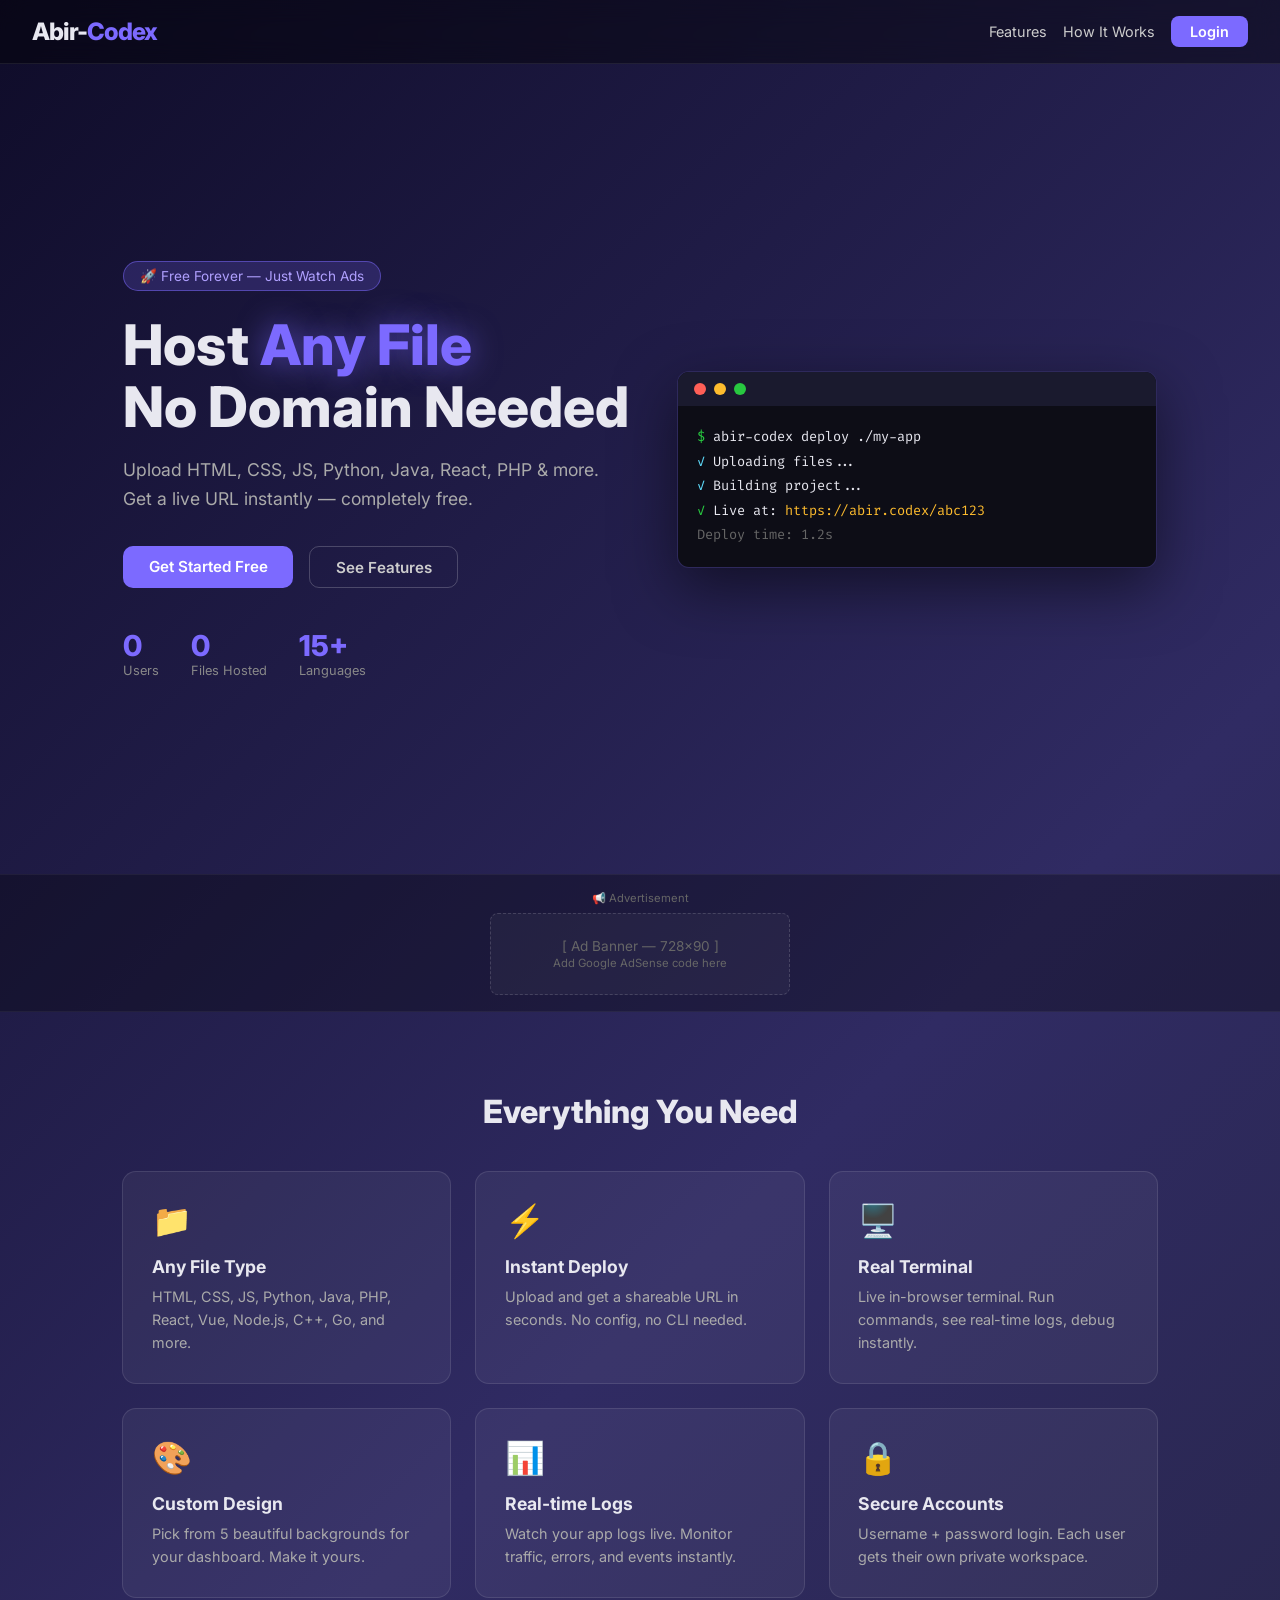
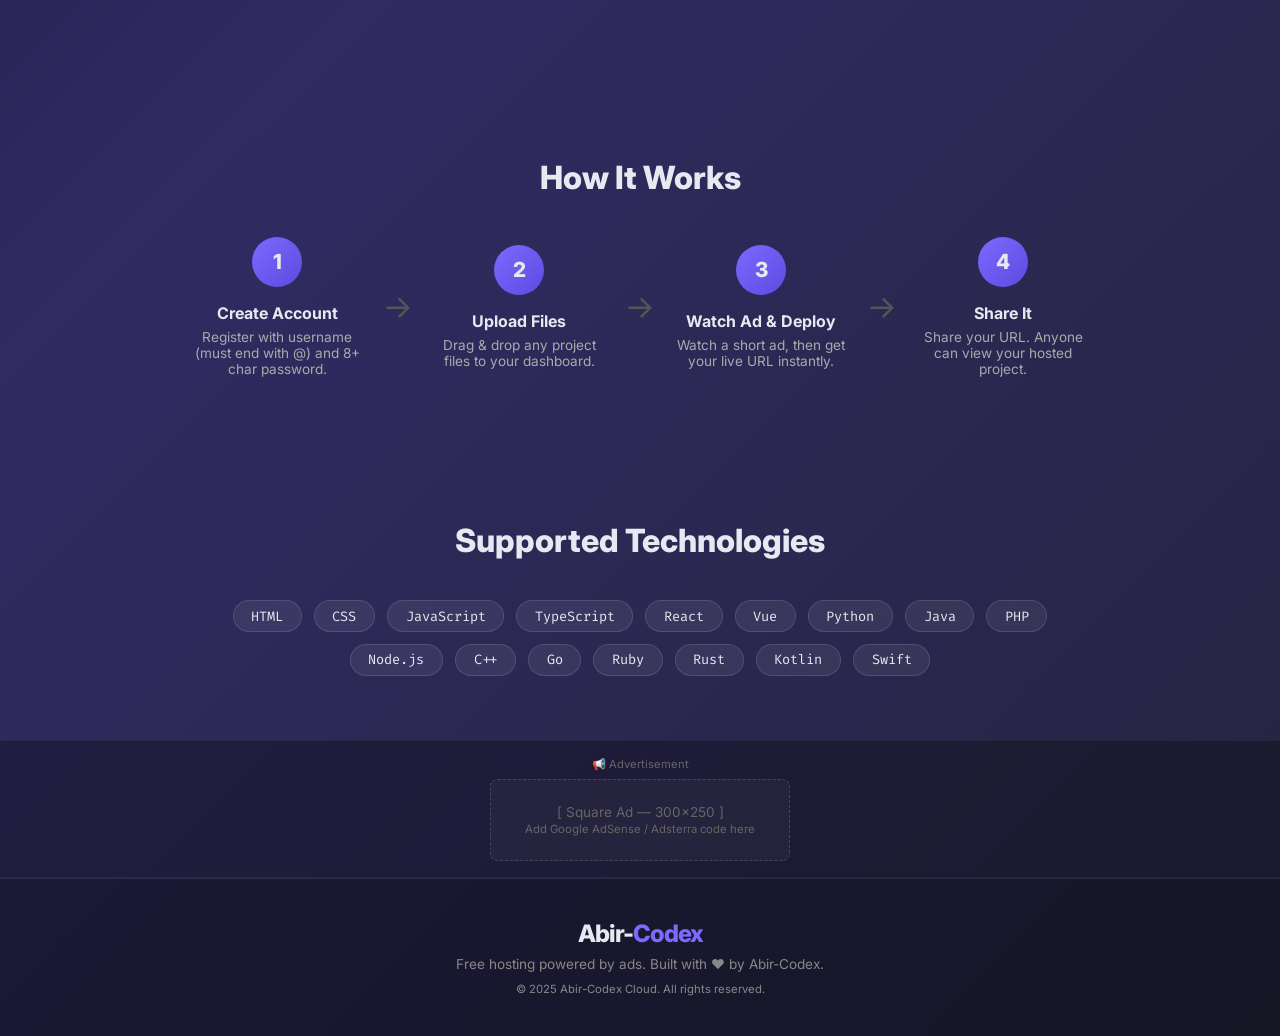
<file: index.html>
<!DOCTYPE html>
<html lang="en">
<head>
  <meta charset="UTF-8" />
  <meta name="viewport" content="width=device-width, initial-scale=1.0"/>
  <title>Abir-Codex Cloud · Free Hosting Platform</title>
  <link rel="stylesheet" href="style.css"/>
  <link href="https://fonts.googleapis.com/css2?family=Fira+Code:wght@400;600&family=Inter:wght@400;600;800&display=swap" rel="stylesheet"/>
</head>
<body class="bg-1">

  <!-- NAV -->
  <nav class="navbar">
    <div class="logo">Abir-<span>Codex</span></div>
    <div class="nav-links">
      <a href="#features">Features</a>
      <a href="#how">How It Works</a>
      <a href="login.html" class="btn-nav">Login</a>
    </div>
  </nav>

  <!-- HERO -->
  <section class="hero">
    <div class="hero-content">
      <div class="badge">🚀 Free Forever — Just Watch Ads</div>
      <h1>Host <span class="glow">Any File</span><br/>No Domain Needed</h1>
      <p class="hero-sub">Upload HTML, CSS, JS, Python, Java, React, PHP & more.<br/>Get a live URL instantly — completely free.</p>
      <div class="hero-btns">
        <a href="login.html" class="btn-primary">Get Started Free</a>
        <a href="#features" class="btn-ghost">See Features</a>
      </div>
      <div class="hero-stats">
        <div><strong id="statUsers">0</strong><span>Users</span></div>
        <div><strong id="statFiles">0</strong><span>Files Hosted</span></div>
        <div><strong id="statLangs">15+</strong><span>Languages</span></div>
      </div>
    </div>
    <div class="hero-visual">
      <div class="terminal-mock">
        <div class="t-bar"><span></span><span></span><span></span></div>
        <pre class="t-body"><span class="c-green">$</span> abir-codex deploy ./my-app
<span class="c-cyan">✓</span> Uploading files...
<span class="c-cyan">✓</span> Building project...
<span class="c-green">✓</span> Live at: <span class="c-yellow">https://abir.codex/abc123</span>
<span class="c-gray">Deploy time: 1.2s</span>
</pre>
      </div>
    </div>
  </section>

  <!-- AD BANNER -->
  <div class="ad-banner">
    <span>📢 Advertisement</span>
    <div class="ad-slot" id="adTop">
      <!-- Replace with your actual ad code e.g. Google AdSense -->
      <ins class="adsbygoogle" style="display:block" data-ad-client="ca-pub-XXXXXXXXXXXXXXXX" data-ad-slot="1234567890" data-ad-format="auto"></ins>
      <div class="ad-placeholder">[ Ad Banner — 728×90 ]<br/><small>Add Google AdSense code here</small></div>
    </div>
  </div>

  <!-- FEATURES -->
  <section class="features" id="features">
    <h2 class="sec-title">Everything You Need</h2>
    <div class="feat-grid">
      <div class="feat-card">
        <div class="feat-icon">📁</div>
        <h3>Any File Type</h3>
        <p>HTML, CSS, JS, Python, Java, PHP, React, Vue, Node.js, C++, Go, and more.</p>
      </div>
      <div class="feat-card">
        <div class="feat-icon">⚡</div>
        <h3>Instant Deploy</h3>
        <p>Upload and get a shareable URL in seconds. No config, no CLI needed.</p>
      </div>
      <div class="feat-card">
        <div class="feat-icon">🖥️</div>
        <h3>Real Terminal</h3>
        <p>Live in-browser terminal. Run commands, see real-time logs, debug instantly.</p>
      </div>
      <div class="feat-card">
        <div class="feat-icon">🎨</div>
        <h3>Custom Design</h3>
        <p>Pick from 5 beautiful backgrounds for your dashboard. Make it yours.</p>
      </div>
      <div class="feat-card">
        <div class="feat-icon">📊</div>
        <h3>Real-time Logs</h3>
        <p>Watch your app logs live. Monitor traffic, errors, and events instantly.</p>
      </div>
      <div class="feat-card">
        <div class="feat-icon">🔒</div>
        <h3>Secure Accounts</h3>
        <p>Username + password login. Each user gets their own private workspace.</p>
      </div>
    </div>
  </section>

  <!-- HOW IT WORKS -->
  <section class="how" id="how">
    <h2 class="sec-title">How It Works</h2>
    <div class="steps">
      <div class="step"><div class="step-num">1</div><h3>Create Account</h3><p>Register with username (must end with @) and 8+ char password.</p></div>
      <div class="step-arrow">→</div>
      <div class="step"><div class="step-num">2</div><h3>Upload Files</h3><p>Drag & drop any project files to your dashboard.</p></div>
      <div class="step-arrow">→</div>
      <div class="step"><div class="step-num">3</div><h3>Watch Ad & Deploy</h3><p>Watch a short ad, then get your live URL instantly.</p></div>
      <div class="step-arrow">→</div>
      <div class="step"><div class="step-num">4</div><h3>Share It</h3><p>Share your URL. Anyone can view your hosted project.</p></div>
    </div>
  </section>

  <!-- SUPPORTED LANGUAGES -->
  <section class="langs">
    <h2 class="sec-title">Supported Technologies</h2>
    <div class="lang-grid">
      <span>HTML</span><span>CSS</span><span>JavaScript</span><span>TypeScript</span>
      <span>React</span><span>Vue</span><span>Python</span><span>Java</span>
      <span>PHP</span><span>Node.js</span><span>C++</span><span>Go</span>
      <span>Ruby</span><span>Rust</span><span>Kotlin</span><span>Swift</span>
    </div>
  </section>

  <!-- AD SECTION -->
  <div class="ad-banner">
    <span>📢 Advertisement</span>
    <div class="ad-placeholder">[ Square Ad — 300×250 ]<br/><small>Add Google AdSense / Adsterra code here</small></div>
  </div>

  <!-- FOOTER -->
  <footer class="footer">
    <div class="logo">Abir-<span>Codex</span></div>
    <p>Free hosting powered by ads. Built with ❤️ by Abir-Codex.</p>
    <p><small>© 2025 Abir-Codex Cloud. All rights reserved.</small></p>
  </footer>

  <script src="script.js"></script>
</body>
</html>
</file>
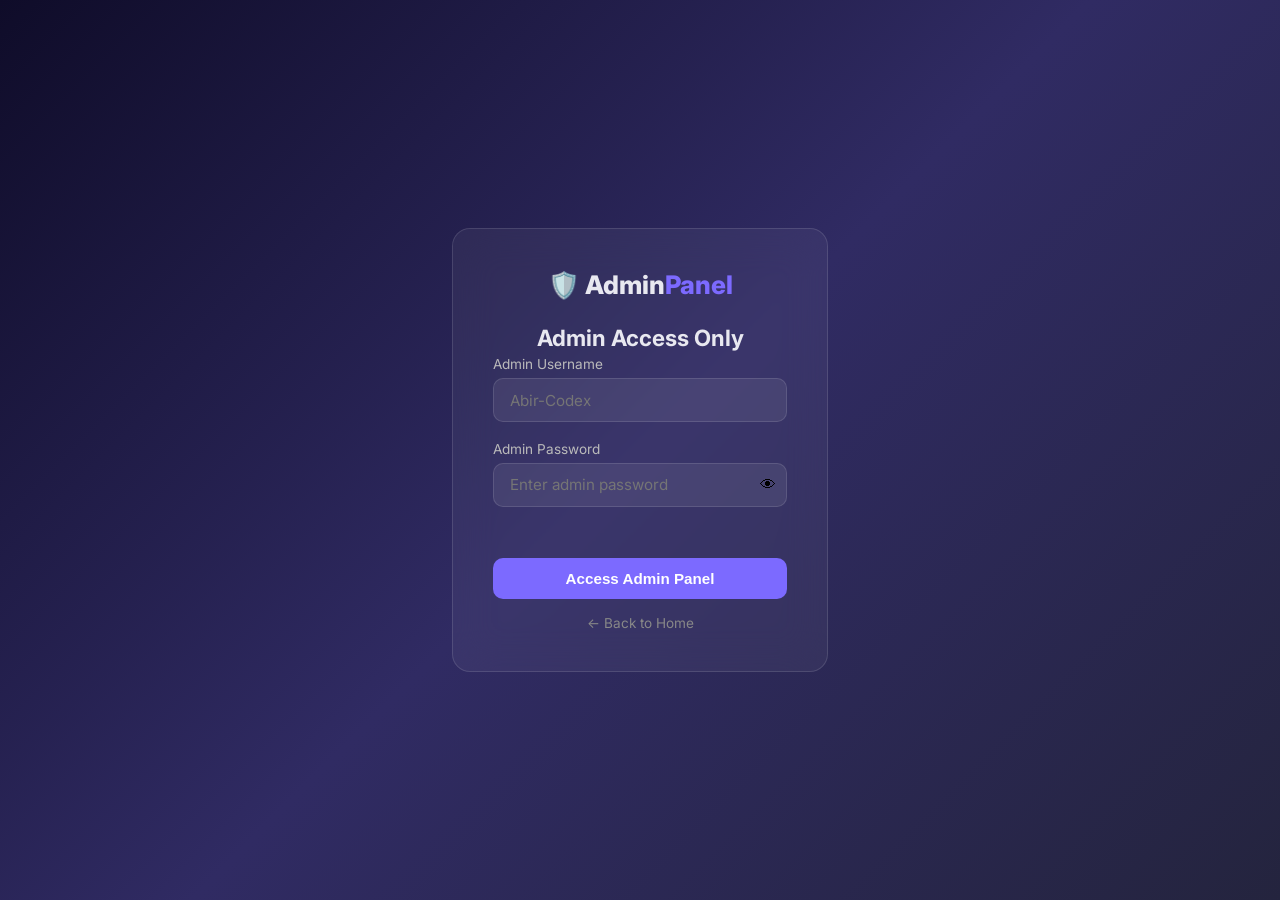
<file: admin.html>
<!DOCTYPE html>
<html lang="en">
<head>
  <meta charset="UTF-8"/>
  <meta name="viewport" content="width=device-width, initial-scale=1.0"/>
  <title>Admin Panel · Abir-Codex</title>
  <link rel="stylesheet" href="style.css"/>
  <link href="https://fonts.googleapis.com/css2?family=Fira+Code:wght@400;600&family=Inter:wght@400;600;800&display=swap" rel="stylesheet"/>
</head>
<body class="bg-1 auth-page" id="adminBody">

  <!-- ADMIN LOGIN -->
  <div class="auth-wrap" id="adminLoginWrap">
    <div class="auth-card">
      <div class="auth-logo">🛡️ Admin<span>Panel</span></div>
      <h2>Admin Access Only</h2>
      <div class="field">
        <label>Admin Username</label>
        <input type="text" id="adminUser" placeholder="Abir-Codex"/>
      </div>
      <div class="field">
        <label>Admin Password</label>
        <div class="pass-wrap">
          <input type="password" id="adminPass" placeholder="Enter admin password"/>
          <button class="eye-btn" onclick="togglePass('adminPass')">👁</button>
        </div>
      </div>
      <div class="err-msg" id="adminErr"></div>
      <button class="btn-primary full" onclick="adminLogin()">Access Admin Panel</button>
      <a href="index.html" class="back-link">← Back to Home</a>
    </div>
  </div>

  <!-- ADMIN DASHBOARD -->
  <div id="adminDash" style="display:none">
    <nav class="navbar dash-nav">
      <div class="logo">🛡️ Admin <span>Panel</span></div>
      <div class="nav-links">
        <button class="btn-ghost-sm" onclick="adminLogout()">Logout</button>
      </div>
    </nav>

    <div class="admin-layout">

      <!-- STATS -->
      <div class="stats-row">
        <div class="stat-card">
          <div class="stat-num" id="totalUsers">0</div>
          <div class="stat-label">Total Users</div>
        </div>
        <div class="stat-card">
          <div class="stat-num" id="activeUsers">0</div>
          <div class="stat-label">Active Today</div>
        </div>
        <div class="stat-card">
          <div class="stat-num" id="totalProjects">0</div>
          <div class="stat-label">Total Projects</div>
        </div>
        <div class="stat-card">
          <div class="stat-num" id="totalFiles">0</div>
          <div class="stat-label">Files Hosted</div>
        </div>
      </div>

      <!-- TABS -->
      <div class="admin-tabs">
        <button class="tab-btn active" onclick="adminShowTab('users')">👥 Users</button>
        <button class="tab-btn" onclick="adminShowTab('projects')">🌐 Projects</button>
        <button class="tab-btn" onclick="adminShowTab('settings')">⚙️ Settings</button>
        <button class="tab-btn" onclick="adminShowTab('ads')">📢 Ad Setup</button>
      </div>

      <!-- USERS TAB -->
      <div class="admin-panel active" id="admin-users">
        <h3>All Registered Users</h3>
        <input type="text" class="search-box" id="userSearch" placeholder="Search users..." oninput="filterUsers()"/>
        <table class="admin-table" id="usersTable">
          <thead>
            <tr><th>Username</th><th>Joined</th><th>Projects</th><th>Status</th><th>Action</th></tr>
          </thead>
          <tbody id="usersTbody"></tbody>
        </table>
      </div>

      <!-- PROJECTS TAB -->
      <div class="admin-panel" id="admin-projects">
        <h3>All Projects</h3>
        <table class="admin-table">
          <thead>
            <tr><th>Project ID</th><th>Owner</th><th>Files</th><th>Deploy Date</th><th>Action</th></tr>
          </thead>
          <tbody id="projectsTbody"></tbody>
        </table>
      </div>

      <!-- SETTINGS TAB -->
      <div class="admin-panel" id="admin-settings">
        <h3>Platform Settings</h3>
        <div class="setting-group">
          <label>Max file size (MB)</label>
          <input type="number" id="maxFileSize" value="50"/>
        </div>
        <div class="setting-group">
          <label>Max projects per user</label>
          <input type="number" id="maxProjects" value="10"/>
        </div>
        <div class="setting-group">
          <label>Maintenance Mode</label>
          <label class="toggle-switch">
            <input type="checkbox" id="maintenanceMode"/>
            <span class="slider"></span>
          </label>
        </div>
        <div class="setting-group">
          <label>Welcome Message for Users</label>
          <textarea id="welcomeMsg" rows="3">Welcome to Abir-Codex Cloud! Deploy your projects for free.</textarea>
        </div>
        <button class="btn-primary" onclick="saveSettings()">Save Settings</button>
        <div class="suc-msg" id="settingsSuc"></div>
      </div>

      <!-- ADS SETUP TAB -->
      <div class="admin-panel" id="admin-ads">
        <h3>📢 Ad Setup Guide</h3>
        <div class="ad-guide">
          <h4>How to Add Ads (Earn Money)</h4>
          <ol>
            <li>Sign up at <strong>Google AdSense</strong> (adsense.google.com)</li>
            <li>Get approved and copy your Publisher ID (ca-pub-XXXXXXXX)</li>
            <li>Paste the AdSense script in <code>&lt;head&gt;</code> of index.html</li>
            <li>Replace ad placeholders in the code with your ad units</li>
          </ol>
          <hr/>
          <h4>Alternative Ad Networks (Easier Approval)</h4>
          <ul>
            <li><strong>Adsterra</strong> — adsterra.com (easy approval)</li>
            <li><strong>PropellerAds</strong> — propellerads.com</li>
            <li><strong>Media.net</strong> — media.net</li>
          </ul>
          <hr/>
          <h4>Recommended Ad Placements</h4>
          <ul>
            <li>Top banner (728×90) — homepage</li>
            <li>Before deploy button (300×250) — dashboard</li>
            <li>Sidebar (160×600) — dashboard</li>
            <li>Pre-roll video ad before deploy</li>
          </ul>
          <div class="info-box">💡 Users watch an ad before every deploy — this is your main revenue source!</div>
        </div>
      </div>

    </div>
  </div>

  <script src="admin.js"></script>
</body>
</html>
</file>
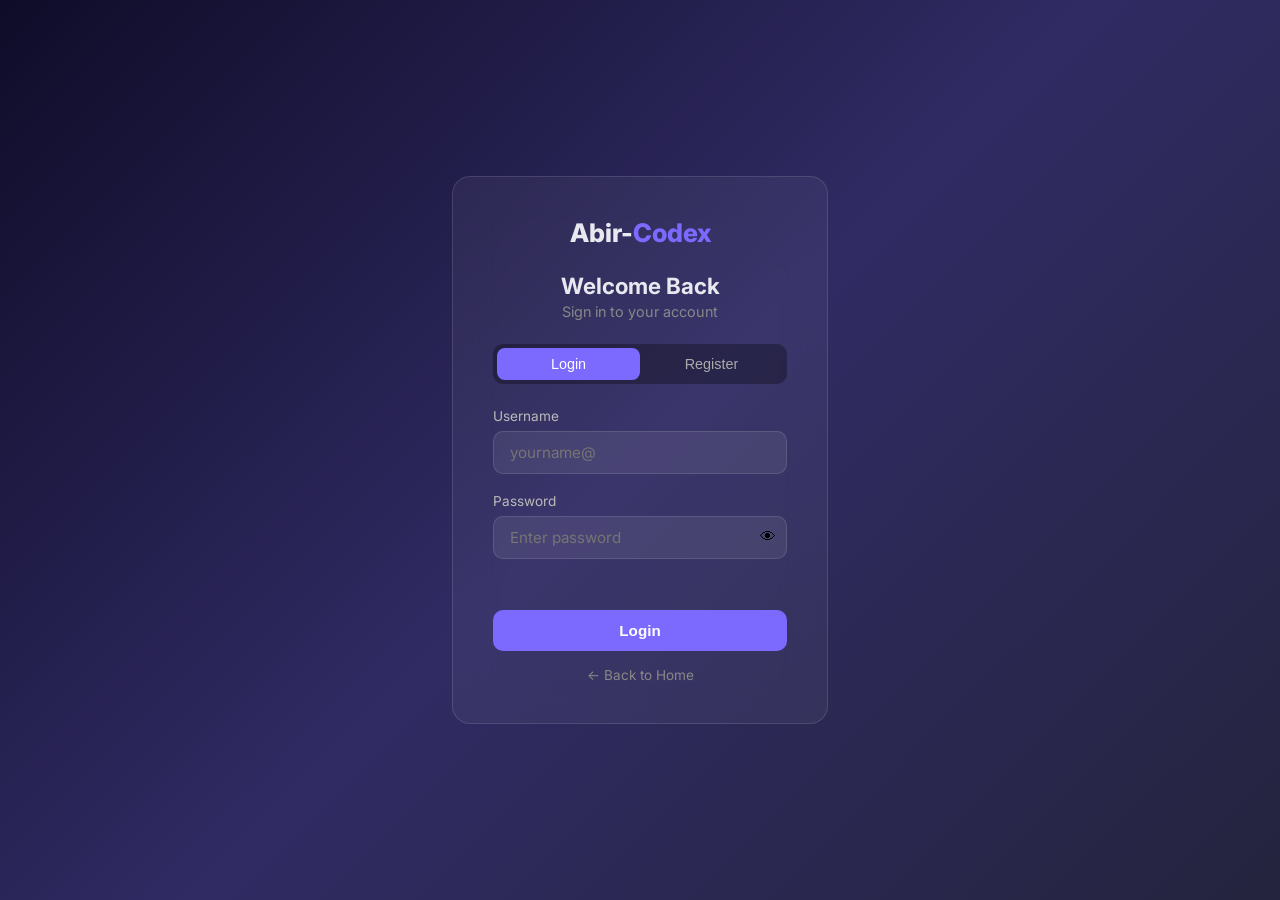
<file: dashboard.html>
<!DOCTYPE html>
<html lang="en">
<head>
  <meta charset="UTF-8"/>
  <meta name="viewport" content="width=device-width, initial-scale=1.0"/>
  <title>Dashboard · Abir-Codex Cloud</title>
  <link rel="stylesheet" href="style.css"/>
  <link href="https://fonts.googleapis.com/css2?family=Fira+Code:wght@400;600&family=Inter:wght@400;600;800&display=swap" rel="stylesheet"/>
</head>
<body class="bg-1" id="dashBody">

  <!-- NAVBAR -->
  <nav class="navbar dash-nav">
    <div class="logo">Abir-<span>Codex</span></div>
    <div class="nav-center">
      <span class="welcome-tag">Hello, <strong id="navUser">User</strong></span>
    </div>
    <div class="nav-links">
      <button class="btn-ghost-sm" onclick="openBgModal()">🎨 Theme</button>
      <button class="btn-ghost-sm" onclick="logout()">Logout</button>
    </div>
  </nav>

  <!-- MAIN -->
  <div class="dash-layout">

    <!-- SIDEBAR -->
    <aside class="sidebar">
      <nav class="side-nav">
        <button class="side-btn active" onclick="showTab('upload')">📁 Upload</button>
        <button class="side-btn" onclick="showTab('projects')">🌐 Projects</button>
        <button class="side-btn" onclick="showTab('terminal')">🖥️ Terminal</button>
        <button class="side-btn" onclick="showTab('logs')">📊 Live Logs</button>
        <button class="side-btn" onclick="showTab('console')">💻 Console</button>
      </nav>
      <div class="ad-side">
        <div class="ad-placeholder small">[ Side Ad ]<br/><small>AdSense here</small></div>
      </div>
    </aside>

    <!-- CONTENT AREA -->
    <main class="dash-main">

      <!-- UPLOAD TAB -->
      <div class="tab-panel active" id="tab-upload">
        <h2 class="panel-title">📁 Upload & Deploy</h2>
        <div class="upload-zone" id="dropZone"
          ondragover="event.preventDefault();this.classList.add('drag-over')"
          ondragleave="this.classList.remove('drag-over')"
          ondrop="handleDrop(event)">
          <div class="upload-icon">⬆️</div>
          <p>Drag & drop files here</p>
          <p><small>HTML, CSS, JS, Python, Java, PHP, React, Go, C++, and more</small></p>
          <label class="btn-primary" style="cursor:pointer">
            Browse Files
            <input type="file" id="fileInput" multiple style="display:none" onchange="handleFiles(this.files)"/>
          </label>
        </div>
        <div id="fileList" class="file-list"></div>
        <button class="btn-primary" id="deployBtn" style="display:none" onclick="deployFiles()">🚀 Deploy Now</button>
        <!-- Ad before deploy -->
        <div id="adBeforeDeploy" style="display:none" class="ad-inline">
          <p>Watch this ad to deploy for free:</p>
          <div class="ad-placeholder">[ Video Ad Slot — Replace with AdSense / Adsterra ]</div>
          <button class="btn-primary" onclick="confirmDeploy()">✅ Ad Watched — Deploy!</button>
        </div>
      </div>

      <!-- PROJECTS TAB -->
      <div class="tab-panel" id="tab-projects">
        <h2 class="panel-title">🌐 Your Projects</h2>
        <div id="projectGrid" class="project-grid">
          <p class="empty-msg">No projects yet. Upload files to get started!</p>
        </div>
      </div>

      <!-- TERMINAL TAB -->
      <div class="tab-panel" id="tab-terminal">
        <h2 class="panel-title">🖥️ Real Terminal</h2>
        <div class="terminal-wrap">
          <div class="t-bar"><span></span><span></span><span></span> <small>bash</small></div>
          <div class="terminal-output" id="termOutput">
            <div class="t-line"><span class="c-green">abir-codex@cloud</span>:<span class="c-cyan">~</span>$ </div>
          </div>
          <div class="terminal-input-row">
            <span class="c-green">$</span>
            <input type="text" id="termInput" class="term-input" placeholder="Type a command..." onkeydown="handleTermKey(event)"/>
          </div>
        </div>
      </div>

      <!-- LOGS TAB -->
      <div class="tab-panel" id="tab-logs">
        <h2 class="panel-title">📊 Real-time Logs</h2>
        <div class="log-controls">
          <button class="btn-ghost-sm" onclick="clearLogs()">🗑 Clear</button>
          <button class="btn-ghost-sm" onclick="startLogs()" id="logToggle">▶ Start</button>
          <span class="log-status" id="logStatus">● Stopped</span>
        </div>
        <div class="log-window" id="logWindow">
          <p class="c-gray">Press Start to begin streaming logs...</p>
        </div>
      </div>

      <!-- CONSOLE TAB -->
      <div class="tab-panel" id="tab-console">
        <h2 class="panel-title">💻 Browser Console</h2>
        <div class="console-wrap">
          <div class="console-output" id="consoleOutput"></div>
          <div class="console-input-row">
            <span class="c-cyan">&gt;</span>
            <input type="text" id="consoleInput" class="term-input" placeholder="Run JS expression..." onkeydown="handleConsoleKey(event)"/>
          </div>
        </div>
      </div>

    </main>
  </div>

  <!-- BACKGROUND THEME MODAL -->
  <div class="modal-overlay" id="bgModal" style="display:none" onclick="if(event.target===this)closeBgModal()">
    <div class="modal">
      <h3>🎨 Choose Your Theme</h3>
      <div class="bg-grid">
        <div class="bg-option" onclick="setBg('bg-1')" style="background:linear-gradient(135deg,#0f0c29,#302b63,#24243e)">
          <span>Space Dark</span>
        </div>
        <div class="bg-option" onclick="setBg('bg-2')" style="background:linear-gradient(135deg,#0f2027,#203a43,#2c5364)">
          <span>Ocean Deep</span>
        </div>
        <div class="bg-option" onclick="setBg('bg-3')" style="background:linear-gradient(135deg,#1a0533,#3d0066,#6a00a8)">
          <span>Neon Purple</span>
        </div>
        <div class="bg-option" onclick="setBg('bg-4')" style="background:linear-gradient(135deg,#003d00,#006600,#004d00)">
          <span>Matrix Green</span>
        </div>
        <div class="bg-option" onclick="setBg('bg-5')" style="background:linear-gradient(135deg,#1a0a00,#3d1a00,#5c2800)">
          <span>Ember Dark</span>
        </div>
      </div>
      <button class="btn-ghost-sm" onclick="closeBgModal()">Close</button>
    </div>
  </div>

  <script src="dashboard.js"></script>
</body>
</html>
</file>
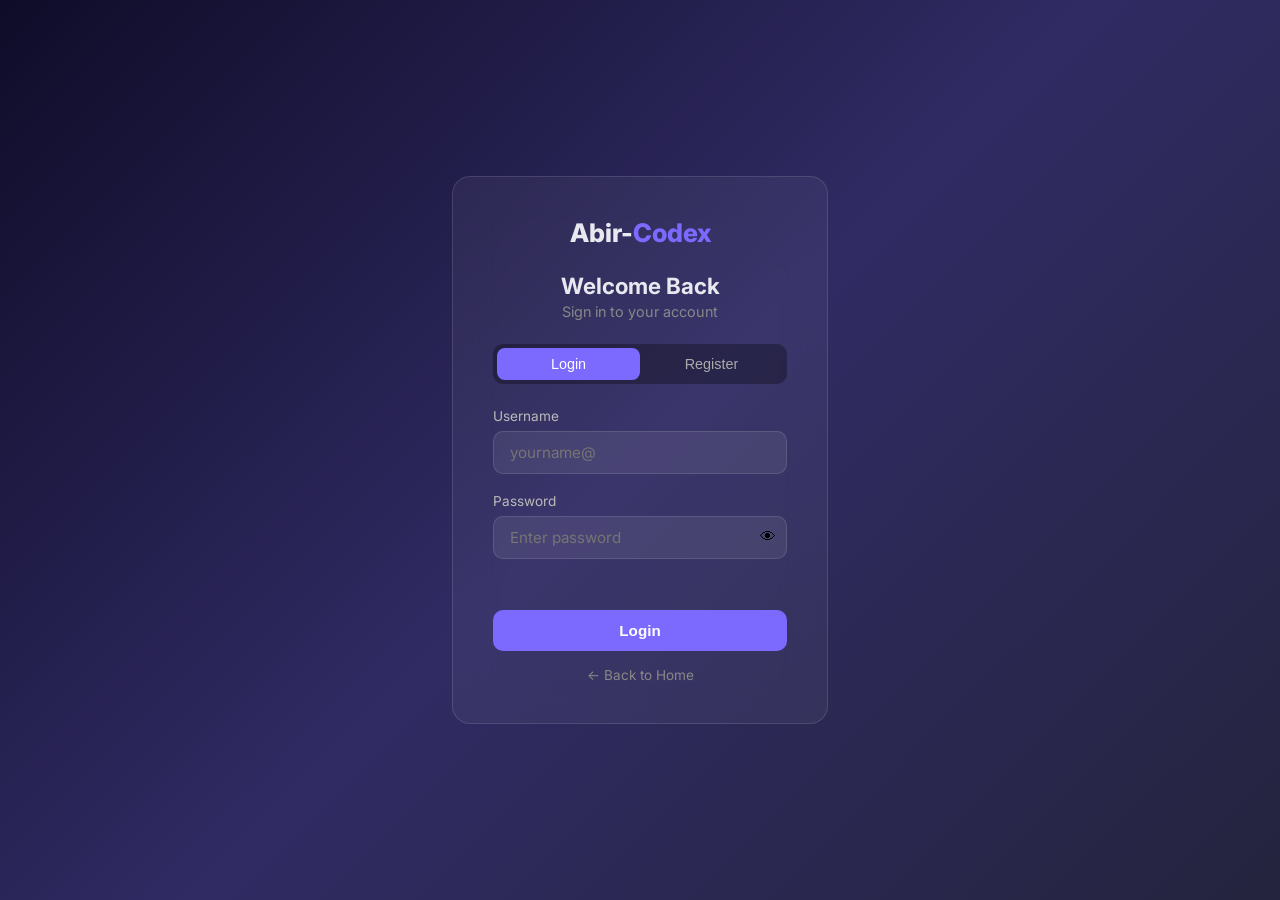
<file: login.html>
<!DOCTYPE html>
<html lang="en">
<head>
  <meta charset="UTF-8"/>
  <meta name="viewport" content="width=device-width, initial-scale=1.0"/>
  <title>Login · Abir-Codex Cloud</title>
  <link rel="stylesheet" href="style.css"/>
  <link href="https://fonts.googleapis.com/css2?family=Fira+Code:wght@400;600&family=Inter:wght@400;600;800&display=swap" rel="stylesheet"/>
</head>
<body class="bg-1 auth-page">

  <div class="auth-wrap">
    <div class="auth-card" id="loginBox">
      <div class="auth-logo">Abir-<span>Codex</span></div>
      <h2 id="formTitle">Welcome Back</h2>
      <p class="auth-sub" id="formSub">Sign in to your account</p>

      <div class="tab-switch">
        <button class="tab-btn active" id="tabLogin" onclick="switchTab('login')">Login</button>
        <button class="tab-btn" id="tabRegister" onclick="switchTab('register')">Register</button>
      </div>

      <!-- LOGIN FORM -->
      <div id="loginForm">
        <div class="field">
          <label>Username</label>
          <input type="text" id="loginUser" placeholder="yourname@" autocomplete="username"/>
        </div>
        <div class="field">
          <label>Password</label>
          <div class="pass-wrap">
            <input type="password" id="loginPass" placeholder="Enter password" autocomplete="current-password"/>
            <button class="eye-btn" onclick="togglePass('loginPass')">👁</button>
          </div>
        </div>
        <div class="err-msg" id="loginErr"></div>
        <button class="btn-primary full" onclick="doLogin()">Login</button>
        <a href="index.html" class="back-link">← Back to Home</a>
      </div>

      <!-- REGISTER FORM -->
      <div id="registerForm" style="display:none">
        <div class="field">
          <label>Username <small>(must end with @, e.g. john@)</small></label>
          <input type="text" id="regUser" placeholder="yourname@"/>
        </div>
        <div class="field">
          <label>Password <small>(minimum 8 characters)</small></label>
          <div class="pass-wrap">
            <input type="password" id="regPass" placeholder="Create password"/>
            <button class="eye-btn" onclick="togglePass('regPass')">👁</button>
          </div>
        </div>
        <div class="field">
          <label>Confirm Password</label>
          <div class="pass-wrap">
            <input type="password" id="regPass2" placeholder="Repeat password"/>
            <button class="eye-btn" onclick="togglePass('regPass2')">👁</button>
          </div>
        </div>
        <div class="err-msg" id="regErr"></div>
        <div class="suc-msg" id="regSuc"></div>
        <button class="btn-primary full" onclick="doRegister()">Create Account</button>
        <a href="index.html" class="back-link">← Back to Home</a>
      </div>
    </div>
  </div>

  <script src="login.js"></script>
</body>
</html>
</file>
<file: style.css>
/* ===== RESET & BASE ===== */
*, *::before, *::after { box-sizing: border-box; margin: 0; padding: 0; }
html { scroll-behavior: smooth; }
body {
  font-family: 'Inter', sans-serif;
  color: #e8e8f0;
  min-height: 100vh;
  transition: background 0.4s;
}

/* ===== 5 BACKGROUNDS ===== */
body.bg-1 { background: linear-gradient(135deg, #0f0c29 0%, #302b63 50%, #24243e 100%); }
body.bg-2 { background: linear-gradient(135deg, #0f2027 0%, #203a43 50%, #2c5364 100%); }
body.bg-3 { background: linear-gradient(135deg, #1a0533 0%, #3d0066 50%, #6a00a8 100%); }
body.bg-4 { background: linear-gradient(135deg, #003d00 0%, #006600 50%, #004d00 100%); }
body.bg-5 { background: linear-gradient(135deg, #1a0a00 0%, #3d1a00 50%, #5c2800 100%); }

/* ===== NAVBAR ===== */
.navbar {
  display: flex; align-items: center; justify-content: space-between;
  padding: 1rem 2rem;
  background: rgba(0,0,0,0.4);
  backdrop-filter: blur(12px);
  border-bottom: 1px solid rgba(255,255,255,0.08);
  position: sticky; top: 0; z-index: 100;
}
.logo { font-size: 1.5rem; font-weight: 800; letter-spacing: -1px; }
.logo span { color: #7c6aff; }
.nav-links { display: flex; gap: 1rem; align-items: center; }
.nav-links a { color: #ccc; text-decoration: none; font-size: 0.9rem; transition: color 0.2s; }
.nav-links a:hover { color: #fff; }
.btn-nav {
  background: #7c6aff; color: #fff !important; padding: 0.45rem 1.2rem;
  border-radius: 8px; font-weight: 600; transition: background 0.2s !important;
}
.btn-nav:hover { background: #5c4be0 !important; }

/* ===== HERO ===== */
.hero {
  display: flex; gap: 3rem; align-items: center; justify-content: center;
  padding: 5rem 2rem; min-height: 90vh; flex-wrap: wrap;
}
.hero-content { max-width: 540px; }
.badge {
  display: inline-block; background: rgba(124,106,255,0.2);
  border: 1px solid rgba(124,106,255,0.5);
  color: #b0a0ff; padding: 0.4rem 1rem; border-radius: 999px;
  font-size: 0.85rem; margin-bottom: 1.5rem;
}
.hero h1 { font-size: clamp(2.2rem, 5vw, 3.5rem); font-weight: 800; line-height: 1.1; margin-bottom: 1rem; }
.glow { color: #7c6aff; text-shadow: 0 0 30px rgba(124,106,255,0.6); }
.hero-sub { font-size: 1.1rem; color: #aaa; line-height: 1.7; margin-bottom: 2rem; }
.hero-btns { display: flex; gap: 1rem; flex-wrap: wrap; margin-bottom: 2.5rem; }
.hero-stats { display: flex; gap: 2rem; }
.hero-stats div { display: flex; flex-direction: column; }
.hero-stats strong { font-size: 1.8rem; font-weight: 800; color: #7c6aff; }
.hero-stats span { font-size: 0.8rem; color: #888; }

/* TERMINAL MOCK */
.hero-visual { flex: 1; min-width: 300px; max-width: 480px; }
.terminal-mock {
  background: #0d0d16; border: 1px solid rgba(124,106,255,0.3);
  border-radius: 12px; overflow: hidden;
  box-shadow: 0 20px 60px rgba(0,0,0,0.5);
}
.t-bar {
  background: #1a1a2e; padding: 0.7rem 1rem; display: flex; gap: 0.5rem; align-items: center;
}
.t-bar span { width: 12px; height: 12px; border-radius: 50%; background: #ff5f57; }
.t-bar span:nth-child(2) { background: #febc2e; }
.t-bar span:nth-child(3) { background: #28c840; }
.t-bar small { margin-left: 0.5rem; color: #555; font-family: 'Fira Code', monospace; font-size: 0.75rem; }
.t-body { padding: 1.2rem; font-family: 'Fira Code', monospace; font-size: 0.85rem; line-height: 1.8; }
.c-green { color: #28c840; }
.c-cyan { color: #5dd8f8; }
.c-yellow { color: #febc2e; }
.c-gray { color: #666; }

/* ===== BUTTONS ===== */
.btn-primary {
  display: inline-block; background: #7c6aff; color: #fff;
  padding: 0.65rem 1.6rem; border-radius: 10px; font-weight: 600;
  font-size: 0.95rem; border: none; cursor: pointer; text-decoration: none;
  transition: background 0.2s, transform 0.1s;
}
.btn-primary:hover { background: #5c4be0; transform: translateY(-1px); }
.btn-primary.full { width: 100%; text-align: center; padding: 0.75rem; }
.btn-ghost {
  display: inline-block; background: transparent; color: #ccc;
  padding: 0.65rem 1.6rem; border-radius: 10px; font-weight: 600;
  font-size: 0.95rem; border: 1px solid rgba(255,255,255,0.2); cursor: pointer;
  text-decoration: none; transition: border-color 0.2s, color 0.2s;
}
.btn-ghost:hover { border-color: #7c6aff; color: #fff; }
.btn-ghost-sm {
  background: rgba(255,255,255,0.08); color: #ddd; padding: 0.4rem 1rem;
  border-radius: 8px; border: 1px solid rgba(255,255,255,0.1); cursor: pointer;
  font-size: 0.85rem; transition: background 0.2s;
}
.btn-ghost-sm:hover { background: rgba(124,106,255,0.2); }

/* ===== AD BANNERS ===== */
.ad-banner {
  text-align: center; padding: 1rem; background: rgba(0,0,0,0.3);
  border-top: 1px solid rgba(255,255,255,0.05);
  border-bottom: 1px solid rgba(255,255,255,0.05);
}
.ad-banner > span { font-size: 0.7rem; color: #666; display: block; margin-bottom: 0.5rem; }
.ad-placeholder {
  background: rgba(255,255,255,0.04); border: 1px dashed rgba(255,255,255,0.15);
  padding: 1.5rem 2rem; border-radius: 8px; color: #666;
  font-size: 0.85rem; display: inline-block; min-width: 300px;
}
.ad-placeholder.small { min-width: 140px; padding: 1rem; font-size: 0.75rem; }
.ad-side { padding: 1rem 0.5rem; }
.ad-inline { margin-top: 1.5rem; text-align: center; }
.ad-inline .ad-placeholder { width: 100%; max-width: 500px; }

/* ===== SECTIONS ===== */
.sec-title { text-align: center; font-size: 2rem; font-weight: 800; margin-bottom: 2.5rem; }
.features { padding: 5rem 2rem; max-width: 1100px; margin: 0 auto; }
.feat-grid { display: grid; grid-template-columns: repeat(auto-fit, minmax(280px, 1fr)); gap: 1.5rem; }
.feat-card {
  background: rgba(255,255,255,0.05); border: 1px solid rgba(255,255,255,0.1);
  border-radius: 14px; padding: 1.8rem; transition: border-color 0.2s, transform 0.2s;
}
.feat-card:hover { border-color: rgba(124,106,255,0.5); transform: translateY(-4px); }
.feat-icon { font-size: 2rem; margin-bottom: 1rem; }
.feat-card h3 { font-size: 1.1rem; font-weight: 700; margin-bottom: 0.5rem; }
.feat-card p { color: #aaa; font-size: 0.9rem; line-height: 1.6; }

.how { padding: 5rem 2rem; max-width: 1000px; margin: 0 auto; }
.steps { display: flex; align-items: center; justify-content: center; flex-wrap: wrap; gap: 1rem; }
.step { text-align: center; max-width: 180px; }
.step-num {
  width: 50px; height: 50px; border-radius: 50%;
  background: linear-gradient(135deg, #7c6aff, #5c4be0);
  display: flex; align-items: center; justify-content: center;
  font-size: 1.3rem; font-weight: 800; margin: 0 auto 1rem;
}
.step h3 { font-size: 1rem; font-weight: 700; margin-bottom: 0.4rem; }
.step p { color: #aaa; font-size: 0.85rem; }
.step-arrow { font-size: 2rem; color: #555; }

.langs { padding: 4rem 2rem; max-width: 900px; margin: 0 auto; }
.lang-grid { display: flex; flex-wrap: wrap; gap: 0.75rem; justify-content: center; }
.lang-grid span {
  background: rgba(255,255,255,0.07); border: 1px solid rgba(255,255,255,0.12);
  padding: 0.4rem 1.1rem; border-radius: 999px; font-size: 0.85rem;
  font-family: 'Fira Code', monospace;
}

/* ===== FOOTER ===== */
.footer {
  text-align: center; padding: 2.5rem; background: rgba(0,0,0,0.4);
  border-top: 1px solid rgba(255,255,255,0.08);
}
.footer p { color: #888; font-size: 0.85rem; margin-top: 0.5rem; }

/* ===== AUTH PAGES ===== */
.auth-page { display: flex; align-items: center; justify-content: center; }
.auth-wrap { width: 100%; max-width: 440px; padding: 2rem; min-height: 100vh; display: flex; align-items: center; }
.auth-card {
  background: rgba(255,255,255,0.05); backdrop-filter: blur(20px);
  border: 1px solid rgba(255,255,255,0.12); border-radius: 18px;
  padding: 2.5rem; width: 100%;
}
.auth-logo { font-size: 1.6rem; font-weight: 800; margin-bottom: 1.5rem; text-align: center; }
.auth-logo span { color: #7c6aff; }
.auth-card h2 { font-size: 1.4rem; text-align: center; margin-bottom: 0.3rem; }
.auth-sub { text-align: center; color: #888; font-size: 0.9rem; margin-bottom: 1.5rem; }

.tab-switch { display: flex; background: rgba(0,0,0,0.3); border-radius: 10px; padding: 4px; margin-bottom: 1.5rem; }
.tab-btn {
  flex: 1; padding: 0.5rem; background: transparent; color: #aaa;
  border: none; cursor: pointer; border-radius: 8px; font-size: 0.9rem; transition: all 0.2s;
}
.tab-btn.active { background: #7c6aff; color: #fff; }

.field { margin-bottom: 1.2rem; }
.field label { display: block; font-size: 0.85rem; color: #bbb; margin-bottom: 0.4rem; }
.field label small { color: #777; }
.field input, .field textarea {
  width: 100%; background: rgba(255,255,255,0.07); border: 1px solid rgba(255,255,255,0.12);
  color: #fff; border-radius: 10px; padding: 0.7rem 1rem; font-size: 0.95rem;
  font-family: 'Inter', sans-serif; outline: none; transition: border-color 0.2s;
}
.field input:focus, .field textarea:focus { border-color: #7c6aff; }
.field textarea { resize: vertical; }
.pass-wrap { position: relative; }
.pass-wrap input { padding-right: 3rem; }
.eye-btn {
  position: absolute; right: 0.7rem; top: 50%; transform: translateY(-50%);
  background: none; border: none; cursor: pointer; font-size: 1rem;
}
.err-msg { color: #ff6b6b; font-size: 0.85rem; margin-bottom: 0.8rem; min-height: 1.2rem; }
.suc-msg { color: #28c840; font-size: 0.85rem; margin-bottom: 0.8rem; }
.back-link { display: block; text-align: center; margin-top: 1rem; color: #888; font-size: 0.85rem; text-decoration: none; }
.back-link:hover { color: #fff; }

/* ===== DASHBOARD LAYOUT ===== */
.dash-nav .nav-center { flex: 1; text-align: center; }
.welcome-tag { color: #aaa; font-size: 0.9rem; }
.welcome-tag strong { color: #7c6aff; }

.dash-layout { display: flex; min-height: calc(100vh - 65px); }

.sidebar {
  width: 200px; background: rgba(0,0,0,0.4); border-right: 1px solid rgba(255,255,255,0.08);
  display: flex; flex-direction: column; justify-content: space-between; padding: 1.5rem 0.75rem;
  flex-shrink: 0;
}
.side-nav { display: flex; flex-direction: column; gap: 0.4rem; }
.side-btn {
  background: transparent; color: #bbb; border: none; border-radius: 10px;
  padding: 0.65rem 1rem; text-align: left; cursor: pointer; font-size: 0.85rem;
  transition: background 0.2s, color 0.2s;
}
.side-btn:hover { background: rgba(255,255,255,0.08); color: #fff; }
.side-btn.active { background: rgba(124,106,255,0.2); color: #b0a0ff; }

.dash-main { flex: 1; padding: 2rem; overflow-y: auto; }
.tab-panel { display: none; }
.tab-panel.active { display: block; }
.panel-title { font-size: 1.4rem; font-weight: 700; margin-bottom: 1.5rem; }

/* ===== UPLOAD ===== */
.upload-zone {
  border: 2px dashed rgba(124,106,255,0.4); border-radius: 16px;
  padding: 3rem; text-align: center; cursor: pointer;
  transition: border-color 0.2s, background 0.2s; margin-bottom: 1.5rem;
}
.upload-zone.drag-over { border-color: #7c6aff; background: rgba(124,106,255,0.1); }
.upload-icon { font-size: 3rem; margin-bottom: 1rem; }
.upload-zone p { color: #aaa; margin-bottom: 0.5rem; }
.upload-zone small { color: #666; }
.upload-zone label { margin-top: 1.2rem; display: inline-block; }

.file-list { display: flex; flex-direction: column; gap: 0.5rem; margin-bottom: 1rem; }
.file-item {
  background: rgba(255,255,255,0.05); border: 1px solid rgba(255,255,255,0.1);
  border-radius: 8px; padding: 0.6rem 1rem; display: flex; align-items: center; gap: 0.75rem;
  font-family: 'Fira Code', monospace; font-size: 0.85rem;
}
.file-item .file-icon { font-size: 1.2rem; }
.file-item .file-name { flex: 1; }
.file-item .file-size { color: #888; font-size: 0.75rem; }

/* ===== PROJECTS ===== */
.project-grid { display: grid; grid-template-columns: repeat(auto-fill, minmax(260px, 1fr)); gap: 1rem; }
.project-card {
  background: rgba(255,255,255,0.05); border: 1px solid rgba(255,255,255,0.1);
  border-radius: 14px; padding: 1.5rem; transition: border-color 0.2s;
}
.project-card:hover { border-color: rgba(124,106,255,0.5); }
.project-card h4 { font-weight: 700; margin-bottom: 0.4rem; }
.project-card p { color: #888; font-size: 0.82rem; margin-bottom: 1rem; }
.project-url {
  background: rgba(0,0,0,0.3); border-radius: 6px; padding: 0.4rem 0.7rem;
  font-family: 'Fira Code', monospace; font-size: 0.75rem; color: #7c6aff;
  word-break: break-all; margin-bottom: 0.8rem;
}
.empty-msg { color: #666; text-align: center; padding: 3rem; }

/* ===== TERMINAL ===== */
.terminal-wrap {
  background: #0a0a14; border: 1px solid rgba(124,106,255,0.3);
  border-radius: 12px; overflow: hidden; height: calc(100vh - 200px); display: flex; flex-direction: column;
}
.terminal-output {
  flex: 1; padding: 1rem; font-family: 'Fira Code', monospace; font-size: 0.85rem;
  line-height: 1.7; overflow-y: auto; color: #c8c8d8;
}
.t-line { margin-bottom: 0.2rem; }
.terminal-input-row {
  display: flex; align-items: center; gap: 0.5rem; padding: 0.7rem 1rem;
  background: rgba(0,0,0,0.4); border-top: 1px solid rgba(255,255,255,0.07);
}
.term-input {
  flex: 1; background: transparent; border: none; color: #c8c8d8;
  font-family: 'Fira Code', monospace; font-size: 0.85rem; outline: none;
}

/* ===== LOGS ===== */
.log-controls { display: flex; align-items: center; gap: 1rem; margin-bottom: 1rem; }
.log-status { font-size: 0.85rem; color: #888; }
.log-status.running { color: #28c840; }
.log-window {
  background: #0a0a14; border: 1px solid rgba(255,255,255,0.08);
  border-radius: 12px; padding: 1rem; height: calc(100vh - 250px);
  overflow-y: auto; font-family: 'Fira Code', monospace; font-size: 0.82rem; line-height: 1.8;
}
.log-info { color: #5dd8f8; }
.log-warn { color: #febc2e; }
.log-err { color: #ff6b6b; }
.log-ok { color: #28c840; }

/* ===== CONSOLE ===== */
.console-wrap {
  background: #0a0a14; border: 1px solid rgba(255,255,255,0.08);
  border-radius: 12px; overflow: hidden; height: calc(100vh - 200px); display: flex; flex-direction: column;
}
.console-output {
  flex: 1; padding: 1rem; font-family: 'Fira Code', monospace;
  font-size: 0.85rem; line-height: 1.7; overflow-y: auto;
}
.console-input-row {
  display: flex; align-items: center; gap: 0.5rem; padding: 0.7rem 1rem;
  background: rgba(0,0,0,0.4); border-top: 1px solid rgba(255,255,255,0.07);
}
.c-result { color: #aaa; }
.c-error { color: #ff6b6b; }

/* ===== BG MODAL ===== */
.modal-overlay {
  position: fixed; inset: 0; background: rgba(0,0,0,0.7);
  display: flex; align-items: center; justify-content: center; z-index: 1000;
}
.modal {
  background: #1a1a2e; border: 1px solid rgba(255,255,255,0.12);
  border-radius: 18px; padding: 2rem; max-width: 500px; width: 90%;
}
.modal h3 { font-size: 1.3rem; margin-bottom: 1.5rem; text-align: center; }
.bg-grid { display: grid; grid-template-columns: repeat(auto-fill, minmax(130px, 1fr)); gap: 1rem; margin-bottom: 1.5rem; }
.bg-option {
  height: 80px; border-radius: 10px; cursor: pointer; display: flex;
  align-items: flex-end; padding: 0.5rem; border: 2px solid transparent;
  transition: border-color 0.2s, transform 0.1s;
}
.bg-option:hover { border-color: #7c6aff; transform: scale(1.03); }
.bg-option span { font-size: 0.75rem; color: #fff; font-weight: 600; text-shadow: 0 1px 4px rgba(0,0,0,0.8); }

/* ===== ADMIN ===== */
.admin-layout { padding: 2rem; max-width: 1200px; margin: 0 auto; }
.stats-row { display: grid; grid-template-columns: repeat(auto-fit, minmax(180px, 1fr)); gap: 1rem; margin-bottom: 2rem; }
.stat-card {
  background: rgba(255,255,255,0.05); border: 1px solid rgba(255,255,255,0.1);
  border-radius: 14px; padding: 1.5rem; text-align: center;
}
.stat-num { font-size: 2.5rem; font-weight: 800; color: #7c6aff; }
.stat-label { color: #888; font-size: 0.85rem; margin-top: 0.3rem; }

.admin-tabs { display: flex; gap: 0.5rem; margin-bottom: 1.5rem; flex-wrap: wrap; }
.admin-panel { display: none; }
.admin-panel.active { display: block; }
.admin-panel h3 { font-size: 1.2rem; margin-bottom: 1.2rem; }

.search-box {
  width: 100%; max-width: 350px; background: rgba(255,255,255,0.07);
  border: 1px solid rgba(255,255,255,0.12); color: #fff; border-radius: 8px;
  padding: 0.6rem 1rem; font-size: 0.9rem; margin-bottom: 1rem; outline: none;
}
.admin-table { width: 100%; border-collapse: collapse; font-size: 0.85rem; }
.admin-table th {
  background: rgba(124,106,255,0.2); padding: 0.75rem 1rem; text-align: left;
  font-weight: 600; border-bottom: 1px solid rgba(255,255,255,0.1);
}
.admin-table td {
  padding: 0.7rem 1rem; border-bottom: 1px solid rgba(255,255,255,0.05); color: #ccc;
}
.admin-table tr:hover td { background: rgba(255,255,255,0.03); }

.setting-group { margin-bottom: 1.2rem; }
.setting-group label { display: block; color: #bbb; font-size: 0.85rem; margin-bottom: 0.5rem; }
.setting-group input[type="number"] {
  background: rgba(255,255,255,0.07); border: 1px solid rgba(255,255,255,0.12);
  color: #fff; border-radius: 8px; padding: 0.5rem 0.9rem; width: 120px; outline: none;
}

/* TOGGLE SWITCH */
.toggle-switch { position: relative; display: inline-block; width: 50px; height: 26px; }
.toggle-switch input { display: none; }
.slider {
  position: absolute; inset: 0; background: #333; border-radius: 999px; cursor: pointer;
  transition: background 0.3s;
}
.toggle-switch input:checked + .slider { background: #7c6aff; }
.slider::after {
  content: ''; position: absolute; width: 20px; height: 20px; border-radius: 50%;
  background: #fff; top: 3px; left: 3px; transition: left 0.3s;
}
.toggle-switch input:checked + .slider::after { left: 27px; }

.ad-guide { background: rgba(255,255,255,0.04); border-radius: 12px; padding: 1.5rem; }
.ad-guide h4 { color: #b0a0ff; margin-bottom: 0.75rem; }
.ad-guide ol, .ad-guide ul { padding-left: 1.5rem; color: #bbb; font-size: 0.9rem; line-height: 2; }
.ad-guide code {
  background: rgba(124,106,255,0.2); padding: 0.1rem 0.5rem; border-radius: 4px;
  font-family: 'Fira Code', monospace; font-size: 0.82rem;
}
.ad-guide hr { border: none; border-top: 1px solid rgba(255,255,255,0.1); margin: 1.2rem 0; }
.info-box {
  background: rgba(124,106,255,0.15); border: 1px solid rgba(124,106,255,0.3);
  border-radius: 8px; padding: 0.8rem 1rem; margin-top: 1rem; font-size: 0.9rem;
}

/* ===== STATUS BADGE ===== */
.badge-green { background: rgba(40,200,64,0.15); color: #28c840; padding: 0.2rem 0.7rem; border-radius: 999px; font-size: 0.78rem; }
.badge-red { background: rgba(255,107,107,0.15); color: #ff6b6b; padding: 0.2rem 0.7rem; border-radius: 999px; font-size: 0.78rem; }
.del-btn { background: rgba(255,107,107,0.15); color: #ff6b6b; border: none; padding: 0.3rem 0.7rem; border-radius: 6px; cursor: pointer; font-size: 0.8rem; }

/* ===== RESPONSIVE ===== */
@media (max-width: 700px) {
  .hero { padding: 3rem 1rem; }
  .sidebar { width: 60px; }
  .side-btn { font-size: 1.2rem; padding: 0.65rem 0.5rem; text-align: center; }
  .side-btn span, .side-btn:not(:first-child) { display: none; }
  .dash-main { padding: 1rem; }
  .navbar { padding: 1rem; }
  .hero-visual { display: none; }
  .steps { flex-direction: column; }
  .step-arrow { transform: rotate(90deg); }
}
</file>
